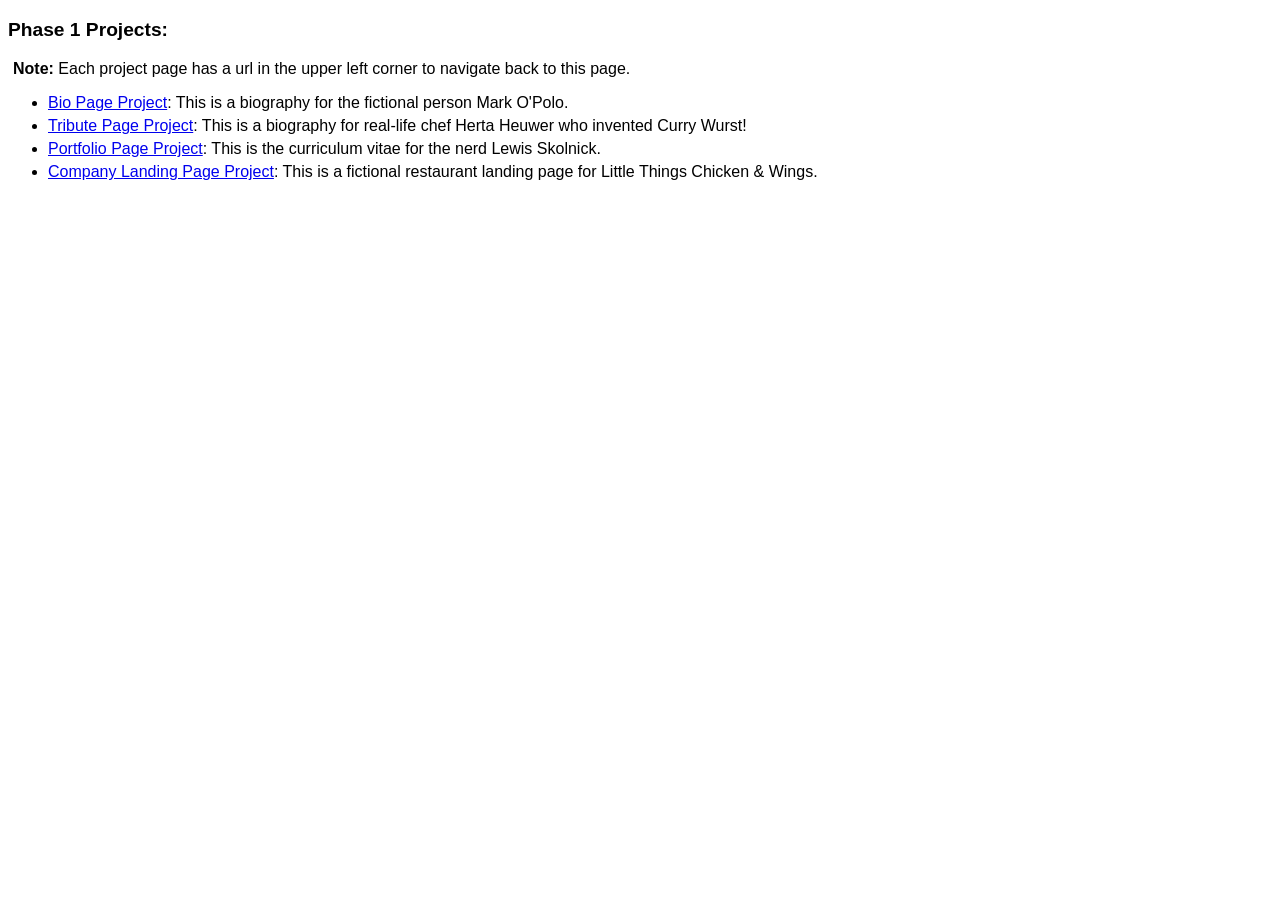
<file: index.html>
<!DOCTYPE html>
<html lang="en">
    <head>
        <meta charset="UTF-8">
        <meta name="viewport" content="width=device-width, initial-scale=1.0">
        <link rel="stylesheet" href="styles.css">
        <title>Phase 1 Capstone Projects</title>
    </head>
    <body>
        <div>
            <p style="font-size: 1.2em; font-weight: bold;">Phase 1 Projects:</p>
            <p style="padding-left: 5px;"><b>Note:</b> Each project page has a url in the upper left corner to navigate back to this page.</p>
            <ul class="projects">
                <li><a href="sites/1-bio/bio.html">Bio Page Project</a>: This is a biography for the fictional person Mark O'Polo.</li>
                <li><a href="sites/2-tribute/tribute.html">Tribute Page Project</a>: This is a biography for real-life chef Herta Heuwer who invented Curry Wurst!</li>
                <li><a href="sites/3-portfolio/portfolio.html">Portfolio Page Project</a>: This is the curriculum vitae for the nerd Lewis Skolnick.</li>
                <li><a href="sites/4-landing-page/landing.html">Company Landing Page Project</a>: This is a fictional restaurant landing page for Little Things Chicken & Wings.</li>
            </ul>
        </div>
    </body>
</html>
</file>
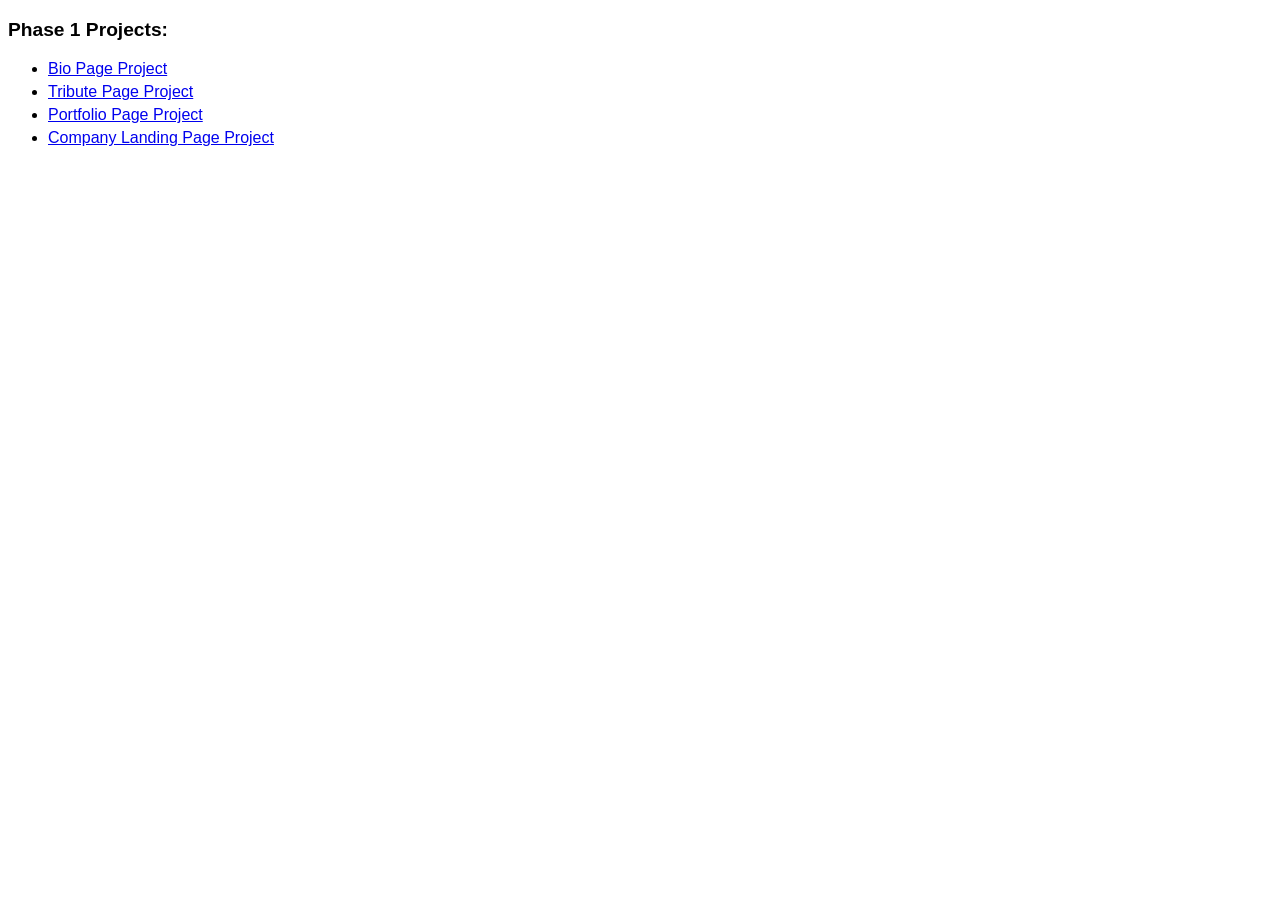
<file: sites/index.html>
<!DOCTYPE html>
<html lang="en">
    <head>
        <meta charset="UTF-8">
        <meta name="viewport" content="width=device-width, initial-scale=1.0">
        <link rel="stylesheet" href="styles.css">
        <title>Document</title>
    </head>
    <body>
        <div>
            <p style="font-size: 1.2em; font-weight: bold;">Phase 1 Projects:</p>
            <ul class="projects">
                <li><a href="phase1.1_bio/bio.html">Bio Page Project</a></li>
                <li><a href="phase1.2_tribute/index.html">Tribute Page Project</a></li>
                <li><a href="phase1.3_portfolio/index.html">Portfolio Page Project</a></li>
                <li><a href="phase1.4_landing_page/index.html">Company Landing Page Project</a></li>
            </ul>
        </div>
    </body>
</html>
</file>
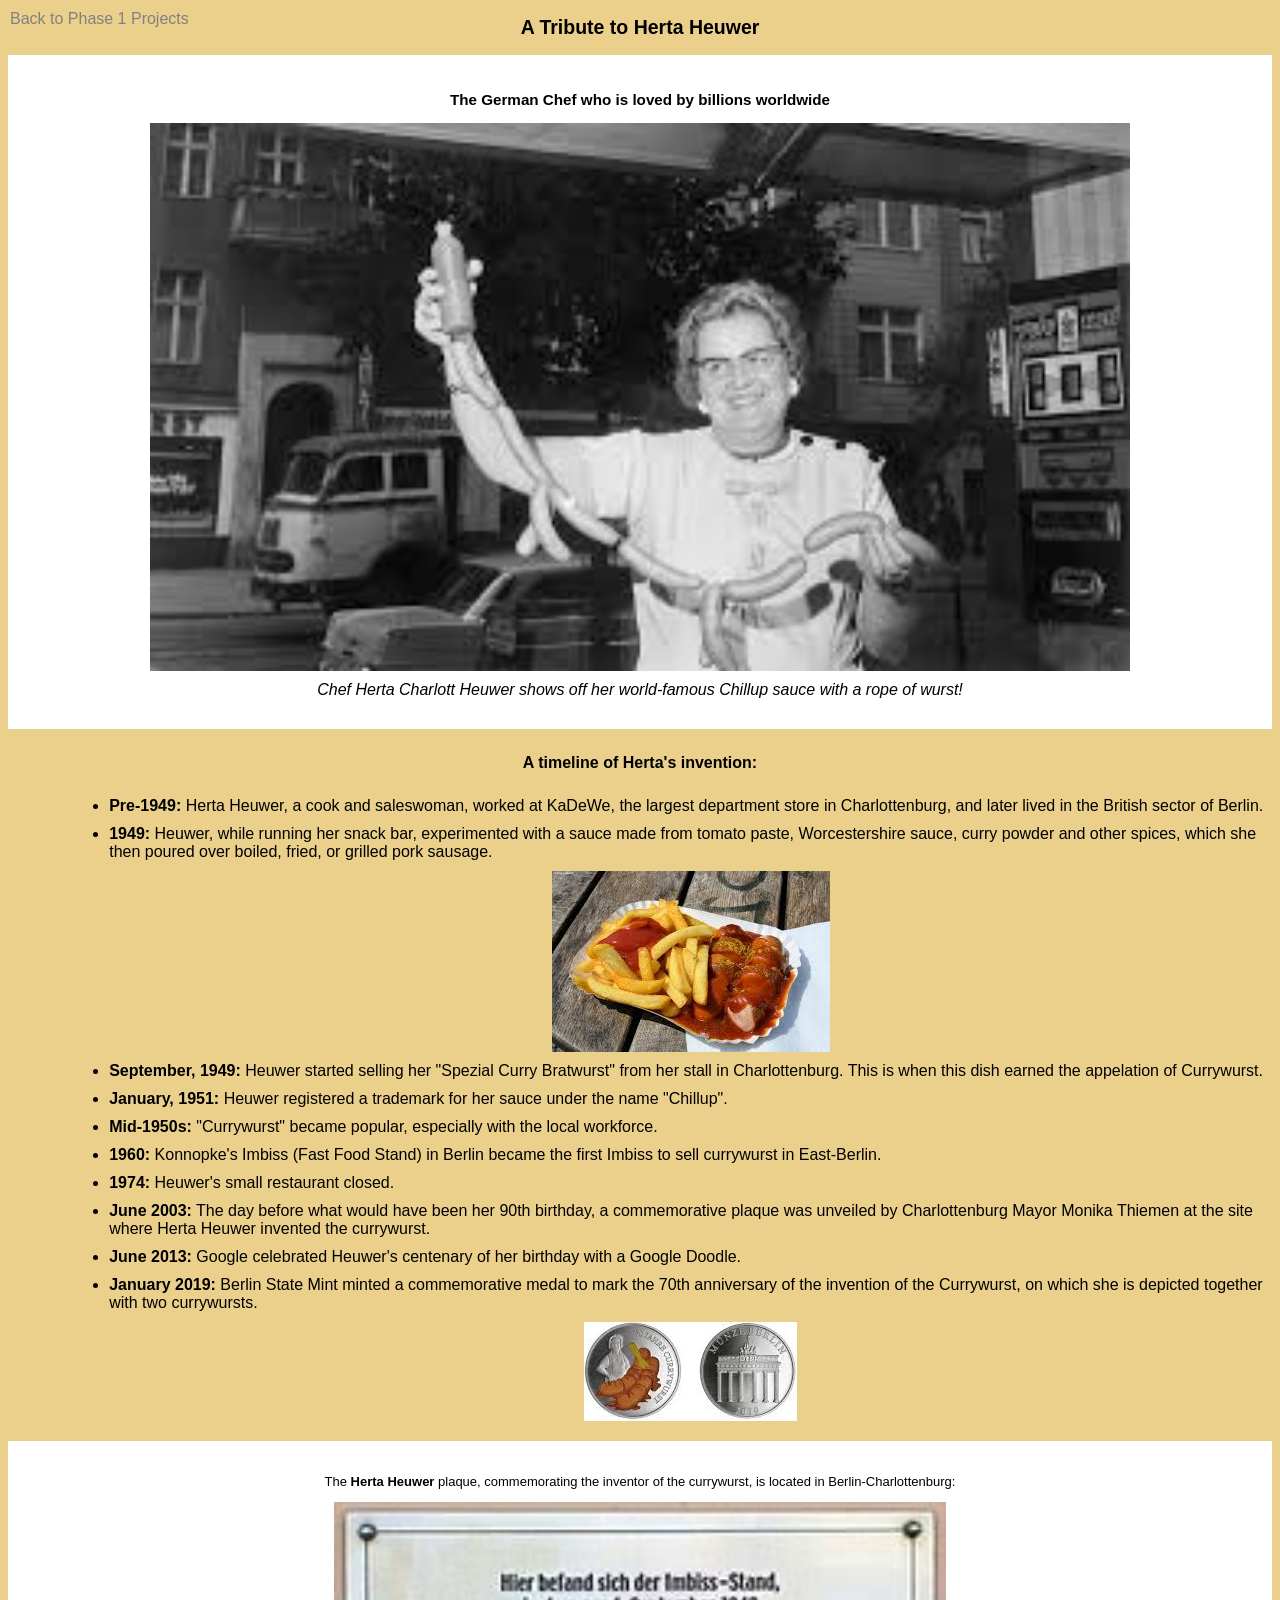
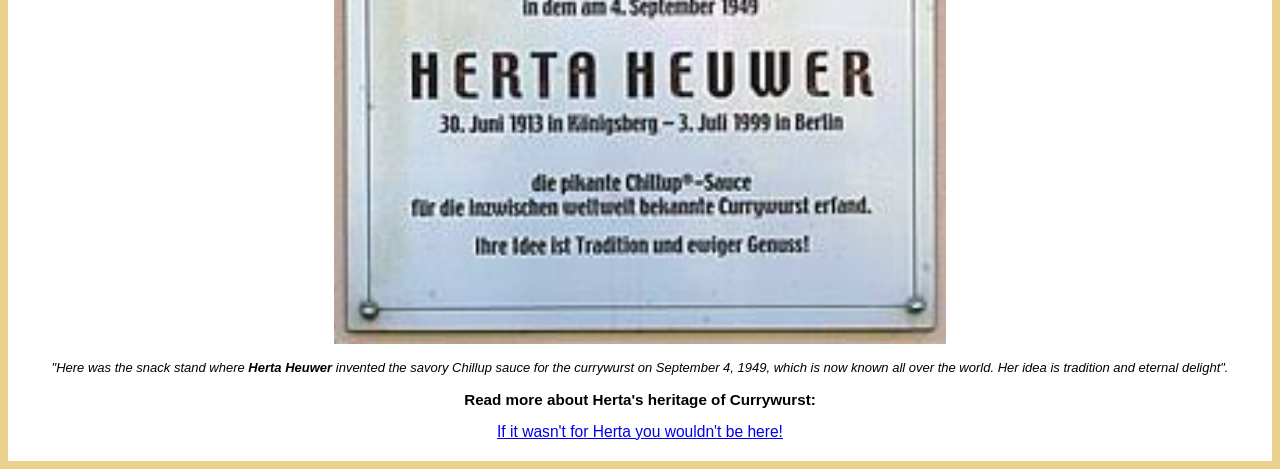
<file: sites/2-tribute/index.html>
<!DOCTYPE html>
<html lang="en">
    <head>
        <meta charset="UTF-8">
        <meta name="viewport" content="width=device-width, initial-scale=1.0">
        <link rel="stylesheet" href="styles.css">
        <title>Tribute to Herta Heuwer</title>
    </head>
    <body>
        <a href="../../index.html" style="color: gray; text-decoration: none; position: absolute; top: 10px; left: 10px;">Back to Phase 1 Projects</a>
        <section class="intro">
            <h1>A Tribute to Herta Heuwer</h1>
            <figure id="herta-img">
                <h3>The German Chef who is loved by billions worldwide</h3>
                <img src="images/herta.jpg">
                <figcaption id="herta-caption">
                    Chef Herta Charlott Heuwer shows off her
                    world-famous Chillup sauce with a rope of wurst!
                </figcaption>
            </figure>
        </section>
        <section class="timeline">
            <h4>A timeline of Herta's invention:</h4>
            <ul>
                <li><strong>Pre-1949:</strong> Herta Heuwer, a cook and saleswoman, worked at KaDeWe,
                    the largest department store in Charlottenburg, and later lived in the British
                    sector of Berlin.
                </li>
                <li><strong>1949:</strong> Heuwer, while running her snack bar, experimented with a 
                    sauce made from tomato paste, Worcestershire sauce, curry powder and other spices,
                    which she then poured over boiled, fried, or grilled pork sausage.
                    <img id="sausage-img" src="images/currywurst.jpg">
                </li>
                <li><strong>September, 1949:</strong> Heuwer started selling her "Spezial Curry Bratwurst" 
                    from her stall in Charlottenburg. This is when this dish earned the appelation of Currywurst.</li>
                <li><strong>January, 1951:</strong> Heuwer registered a trademark for her sauce under the name "Chillup".</li>
                <li><strong>Mid-1950s:</strong> "Currywurst" became popular, especially with the local workforce.</li>
                <li><strong>1960:</strong> Konnopke's Imbiss (Fast Food Stand) in Berlin became the first 
                    Imbiss to sell currywurst in East-Berlin.</li>
                <li><strong>1974:</strong> Heuwer's small restaurant closed.</li>
                <li><strong>June 2003:</strong> The day before what would have been her 90th birthday, 
                    a commemorative plaque was unveiled by Charlottenburg Mayor Monika Thiemen 
                    at the site where Herta Heuwer invented the currywurst.</li>
                <li><strong>June 2013:</strong> Google celebrated Heuwer's centenary of her birthday with a 
                    Google Doodle.</li>
                <li><strong>January 2019:</strong> Berlin State Mint minted a commemorative medal to mark the 
                    70th anniversary of the invention of the Currywurst, on which she is depicted 
                    together with two currywursts.
                    <img id="coin-img" src="images/coin.jpg" alt="currywurst-coin">
                </li>
            </ul>
        </section>
        <section class="footer">
            <p>The <strong>Herta Heuwer</strong> plaque, commemorating the inventor of the currywurst, 
                is located in Berlin-Charlottenburg:</p>
            <img class="plaque-img" src="images/plaque.jpg" atl="Herta Heuwer Plaque">
            <p class="footer-quote">"Here was the snack stand where <b>Herta Heuwer</b>
            invented the savory Chillup sauce for the currywurst on September 4, 1949, which is now known 
            all over the world. Her idea is tradition and eternal delight". </p>
            <h3>Read more about Herta's heritage of Currywurst:</h3>
            <a href="https://currywurst.berlin/en/blog/731WThfkQrw7rQoGQjCRqU">If it wasn't for Herta you wouldn't be here!</a>
        </section>
    </body>
</html>
</file>
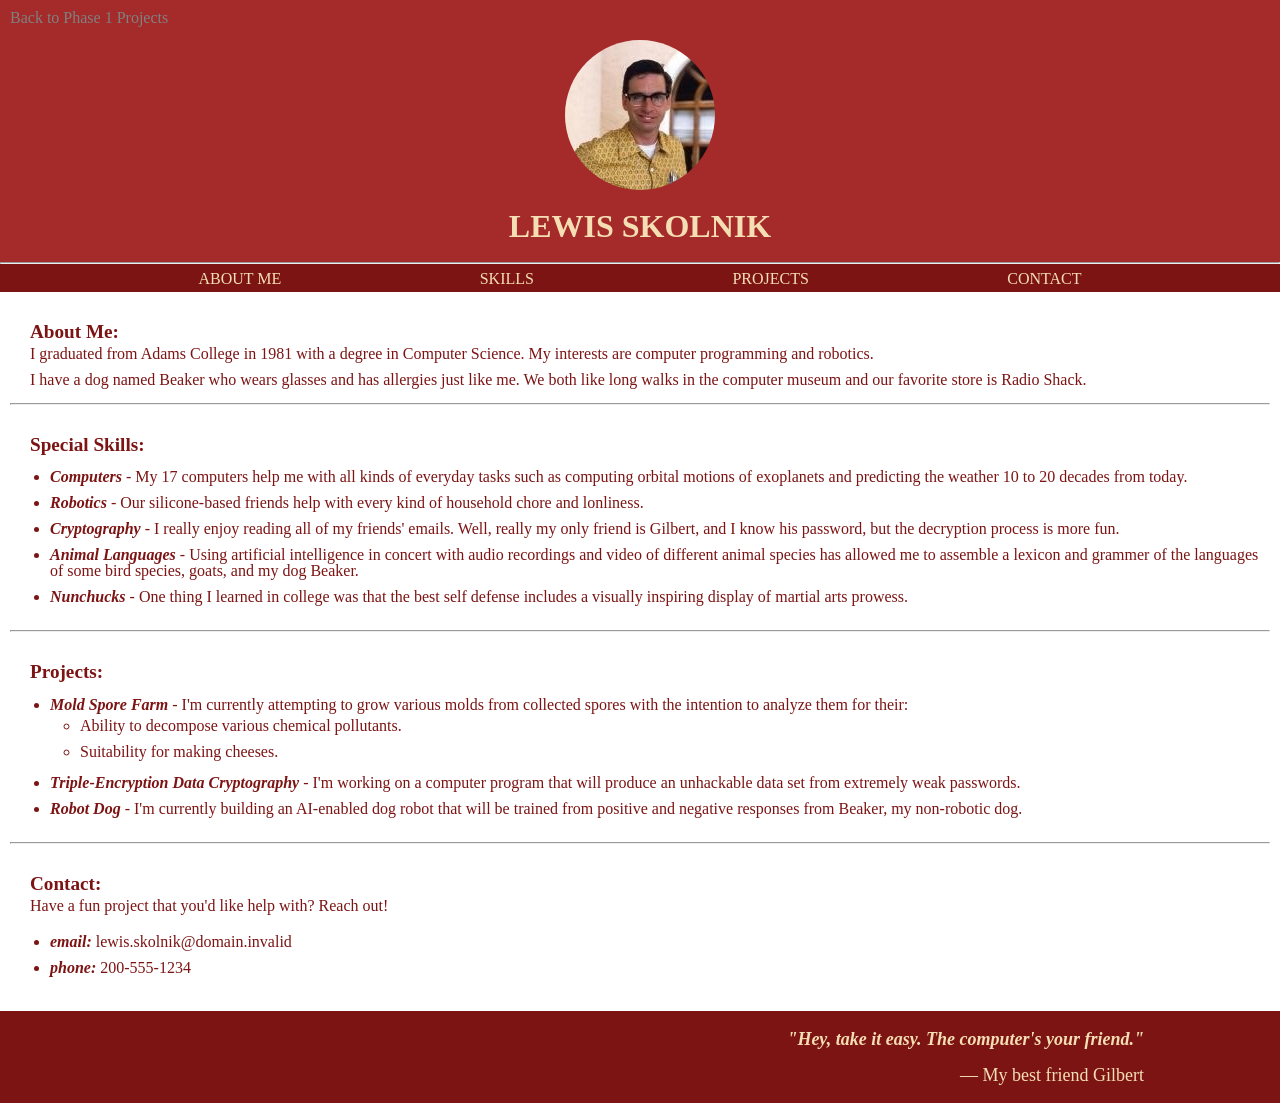
<file: sites/3-portfolio/index.html>
<!DOCTYPE html>
<html lang="en">
    <head>
        <meta charset="UTF-8">
        <meta name="viewport" content="width=device-width, initial-scale=1.0">
        <link rel="stylesheet" href="styles.css">
        <title>Phase 1 Capstone Project 3 - Personal Portfolio</title>
    </head>
    <body>
        <header>
            <a href="../../index.html" style="color: gray; text-decoration: none; position: absolute; top: 10px; left: 10px;">Back to Phase 1 Projects</a>
            <!-- The header will contain my picture and name in a top bar
                 and will have a sticky navbar that is responsive so that
                 any window size under 400px will cause the nav bar to become
                 vertical and remain sticky. -->
            <div id="topbar" class="topbar">
                <img src="images/lewis.jpg" alt="Lewis">
                <h1>Lewis Skolnik</h1>
            </div>
        </header>
        <nav class="nav">
            <hr>
            <ul class="navflex">
                <li><a href="#topbar">About Me</a></li>
                <li><a href="#skills">Skills</a></li>
                <li><a href="#projects">Projects</a></li>
                <li><a href="#contact">Contact</a></li>
            </ul>
        </nav>
        <!-- Each informational section will have the same general style
             and will be separated by a horizontal rule -->
        <section id="aboutme" class="sect">
            <h2>About Me:</h2>
            <p>I graduated from Adams College in 1981 with a degree in Computer Science.
               My interests are computer programming and robotics.</p>
            <p>I have a dog named Beaker who wears glasses and has allergies
               just like me. We both like long walks in the computer museum and our
               favorite store is Radio Shack.</p>
            </p>
            <hr>
        </section>
        <section id="skills" class="sect">
            <h2>Special Skills:</h2>
            <ul class="L1">
                <li><span class="skill">Computers</span> - My 17 computers help me with all kinds
                    of everyday tasks such as computing orbital motions of exoplanets and predicting the weather
                    10 to 20 decades from today.</li>
                <li><span class="skill">Robotics</span> - Our silicone-based friends help with every kind of household chore and lonliness.</li>
                <li><span class="skill">Cryptography</span> - I really enjoy reading all of my friends' emails. Well, really my
                    only friend is Gilbert, and I know his password, but the decryption process is more fun.</li>
                <li><span class="skill">Animal Languages</span> - Using artificial intelligence in concert with audio recordings
                    and video of different animal species has allowed me to assemble a lexicon and grammer of the languages of some
                    bird species, goats, and my dog Beaker.</li>
                <li><span class="skill">Nunchucks</span> - One thing I learned in college was that the best
                    self defense includes a visually inspiring display of martial
                    arts prowess.</li>
            </ul>
            <hr>
        </section>
        <section id="projects" class="sect">
            <h2>Projects:</h2>
            <ul class="L1">
                <li><span class="skill">Mold Spore Farm</span> - I'm currently attempting to grow various molds from collected spores
                    with the intention to analyze them for their:
                    <ul class="L2">
                        <li class="subskill">Ability to decompose various chemical pollutants.</li>
                        <li class="subskill">Suitability for making cheeses.</li>
                    </ul> 
                <li><span class="skill">Triple-Encryption Data Cryptography</span> - I'm working on a computer program that will 
                    produce an unhackable data set from extremely weak passwords.
                <li><span class="skill">Robot Dog</span> - I'm currently building an AI-enabled dog robot that will be trained from
                    positive and negative responses from Beaker, my non-robotic dog.
            </ul>
            <hr>
        </section>
        <section id="contact" class="sect">
            <h2>Contact:</h2>
            <p>Have a fun project that you'd like help with? Reach out!</p>
            <ul class="L1">
                <li><span class="skill">email:</span> lewis.skolnik@domain.invalid</li>
                <li><span class="skill">phone:</span> 200-555-1234</li>
            </ul>
        </section>
        <!-- The footer will contain my favorite thing to say -->
        <footer>
            <blockquote><p>"Hey, take it easy. The computer's your friend."</p></blockquote>
            <p>&mdash; My best friend Gilbert</p>
        </footer>
    </body>
</html>
</file>
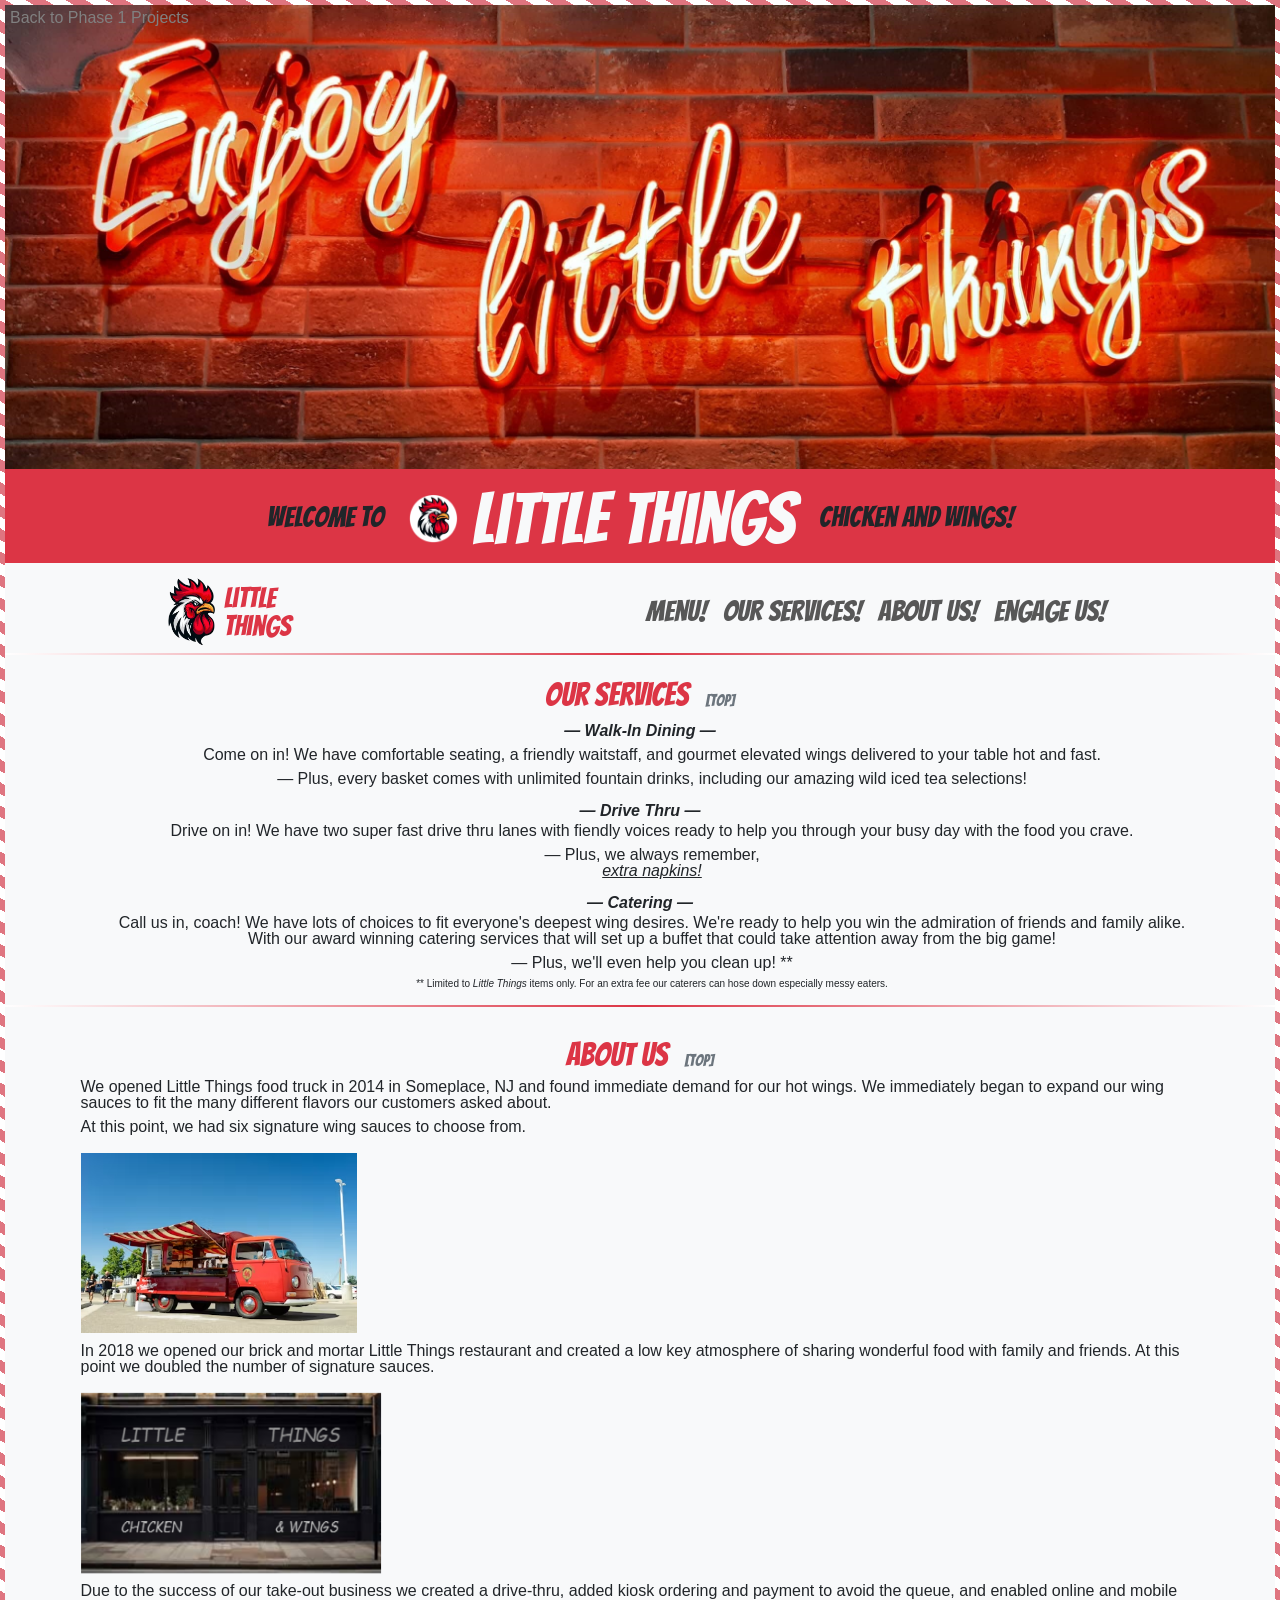
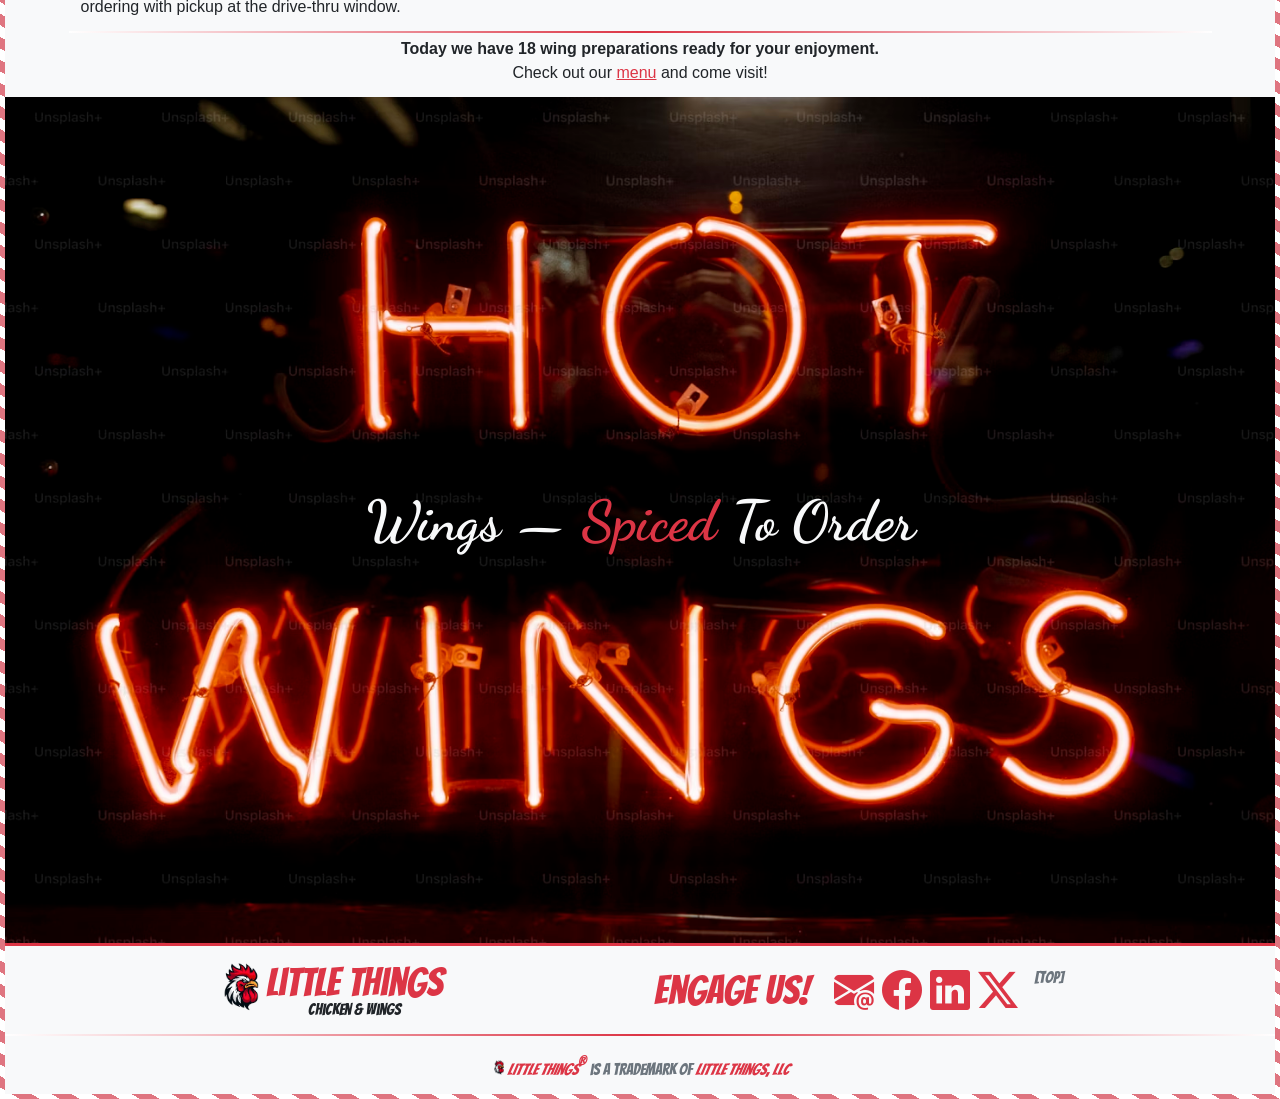
<file: sites/4-landing-page/index.html>
<!DOCTYPE html>
<html lang="en">
<head>
    <meta charset="UTF-8">
    <meta name="viewport" content="width=device-width, initial-scale=1.0">
    <link rel="stylesheet" href="https://cdn.jsdelivr.net/npm/bootstrap@5.3.5/dist/css/bootstrap.min.css" integrity="sha384-SgOJa3DmI69IUzQ2PVdRZhwQ+dy64/BUtbMJw1MZ8t5HZApcHrRKUc4W0kG879m7" crossorigin="anonymous">
    <link rel="stylesheet" href="https://cdn.jsdelivr.net/npm/bootstrap-icons@1.11.3/font/bootstrap-icons.min.css">
    <link rel="stylesheet" href="index.css">

    <link rel="preconnect" href="https://fonts.googleapis.com">
    <link rel="preconnect" href="https://fonts.gstatic.com" crossorigin>
    <link href="https://fonts.googleapis.com/css2?family=Dancing+Script:wght@400..700&display=swap" rel="stylesheet">
    <link href="https://fonts.googleapis.com/css2?family=Bangers&display=swap" rel="stylesheet">

    <script src="https://cdn.jsdelivr.net/npm/bootstrap@5.3.5/dist/js/bootstrap.bundle.min.js" integrity="sha384-k6d4wzSIapyDyv1kpU366/PK5hCdSbCRGRCMv+eplOQJWyd1fbcAu9OCUj5zNLiq" crossorigin="anonymous"></script>
    <title>Little Things Chicken Wings - Home</title>
    </head>
    <body>
        <header>
            <section class="hero bg-danger">
                <a href="../../index.html" style="color: gray; text-decoration: none; position: absolute; top: 10px; left: 10px;">Back to Phase 1 Projects</a>
                <img class="neon" src="images/little-things2.jpg" alt="enjoy-little-things" width="100%">
                <div class="welcome bg-danger text-dark fs-3 lh-sm text-center pt-1">
                    <div class="d-block d-lg-none fs-1">
                        <p>Welcome to<br><span class="text-light display-1"><img class="chickenhead" src="images/chicken-circle.png" alt="chickenhead" class="welcome-chicken img-fluid" width="40px" height="40px">&nbsp;Little Things</span><br>Chicken and Wings!</p>
                    </div>
                    <div class="d-none container d-lg-flex justify-content-center">
                        <span class="m-4">Welcome to</span>
                        <span class="text-light display-2"><img class="chickenhead" src="images/chicken-circle.png" alt="chickenhead" class="welcome-chicken img-fluid" width="50px" height="50px">&nbsp;Little Things</span>
                        <span class="m-4">Chicken and Wings!</span>
                    </div>
                </div>
            </section>
        </header>
        <div id="services"></div>
        <nav id="navbar" class="navbar sticky-top top-0 start-0 bg-light d-flex justify-content-around">
            <div class="ltbrand navbar-brand d-flex">
                <img src="images/chicken-transparent.png" alt="chicken-transparent" width="50px">
                <span class="text-danger fs-3 p-2">Little<br>Things</span>
            </div>
            <div class="ltmenu">
                <div class="navbar-nav d-flex flex-row text-secondary">
                    <a class="navbar-item nav-link m-2" href="menu.html" aria-current="page">menu!</a>
                    <a class="navbar-item nav-link m-2" href="#services">our services!</a>
                    <a class="navbar-item nav-link m-2" href="#about">about us!</a>
                    <a class="navbar-item nav-link m-2" href="#social">engage us!</a>
                </div>
            </div>
            <div class="divider text-align-center"></div>
        </nav>
        <main class="bg-light">
            <section class="services bg-light text-dark pt-3 pb-3">
                <div class="text-danger text-center fs-2">Our Services<a class="fs-6 fw-light text-secondary text-decoration-none ps-3" href="#">[Top]</a></div>
                <div class="service-list pt-1">
                    <div class="row pb-2">
                        <div class="text-center fw-bold fst-italic pt-2 pb-2">
                            &mdash; Walk-In Dining &mdash;
                        </div>
                        <div class="text-center ps-5 pe-4">
                            <p>Come on in! We have comfortable seating, a friendly waitstaff, and gourmet elevated 
                            wings delivered to your table hot and fast.</p>
                            <p class="pt-2">&mdash; Plus, every basket comes with unlimited fountain drinks,
                            including our amazing wild iced tea selections!</p>
                        </div>
                    </div>
                    <div class="row pb-2">
                        <div class="text-center fw-bold fst-italic pt-2 pb-1">
                            &mdash; Drive Thru &mdash;
                        </div>
                        <div class="text-center ps-5 pe-4">
                            <p>Drive on in! We have two super fast drive thru lanes with fiendly voices ready to
                            help you through your busy day with the food you crave.</p>
                            <p class="pt-2">&mdash; Plus, we always remember,<br><span class="fst-italic text-decoration-underline">extra napkins!</span></p>
                        </div>
                    </div>
                    <div class="row pb-2">
                        <div class="text-center fw-bold fst-italic pt-2 pb-1">
                            &mdash; Catering &mdash;
                        </div>
                        <div class="text-center ps-5 pe-4">
                            <p>Call us in, coach! We have lots of choices to fit everyone's deepest wing desires.
                            We're ready to help you win the admiration of friends and family alike. With our
                            award winning catering services that will set up a buffet that could take attention
                            away from the big game!
                            <div id="about"></div>
                            <p class="pt-2">&mdash; Plus, we'll even help you clean up! **</p>
                            <p class="disclaimer pt-2">
                                ** Limited to <span class="fst-italic">Little Things</span> items only.
                                For an extra fee our caterers can hose down especially messy eaters.</p>
                        </div>
                    </div>
                </div>
                <div class="divider text-align-center mt-2 mb-3"></div>
            </section>
            <section class="about bg-light text-dark pb-3">
                <div class="text-danger text-center fs-2 pb-2">About Us<a class="fs-6 fw-light text-secondary text-decoration-none ps-3" href="#">[Top]</a></div>
                <div class="row">
                    <p class="pb-2">We opened Little Things food truck in 2014 in Someplace, NJ and found
                                    immediate demand for our hot wings. We immediately began to expand our
                                    wing sauces to fit the many different flavors our customers asked about.</p>
                    <p class="pb-2">At this point, we had six signature wing sauces to choose from.</p>
                    <img src="images/food-truck.avif" alt="food-truck">
                    <p class="pb-2">In 2018 we opened our brick and mortar Little Things restaurant and created
                                    a low key atmosphere of sharing wonderful food with family and friends.
                                    At this point we doubled the number of signature sauces.</p>
                    <div id="carousel" class="carousel slide" data-bs-ride="carousel">
                        <ol class="carousel-indicators">
                            <li data-target="#carousel" data-slide to="0" class="active"></li>
                            <li data-target="#carousel" data-slide to="1" class="active"></li>
                            <li data-target="#carousel" data-slide to="2" class="active"></li>
                            <li data-target="#carousel" data-slide to="3" class="active"></li>
                        </ol>
                        <div class="carousel-inner">
                            <div class="carousel-item active">
                                <img class="d-block" src="images/store-front.png" alt="store-front">
                            </div>
                            <div class="carousel-item">
                                <img class="d-block" src="images/inside.avif" alt="inside">
                            </div>
                            <div class="carousel-item">
                                <img class="d-block" src="images/kitchen1.png" alt="kitchen1">
                            </div>
                            <div class="carousel-item">
                                <img class="d-block" src="images/kitchen2.avif" alt="kitchen2">
                            </div>
                        </div>
                    </div>
                    <p class="pb-3">Due to the success of our take-out business we created a drive-thru, 
                        added kiosk ordering and payment to avoid the queue, and enabled online and
                        mobile ordering with pickup at the drive-thru window.</p>
                    <div class="divider text-center"></div>
                    <p class="text-center fw-bold pt-2 pb-2">Today we have 18 wing preparations ready for your enjoyment.</p>
                    <p class="text-center">Check out our <a class="text-danger" href="menu.html">menu</a> and come visit!</p>
                </div>
            </section>
        </main>
        <footer class="footer bg-danger text-light text-nowrap">
            <div class="hot-wings position-relative">
                <img class="img-fluid" src="images/hot-wings-sign.avif" alt="hot-wings-sign">
                <span class="footer-text d-block d-sm-none display-6 fw-bold">Wings &mdash; <span class="text-danger">Spiced</span> To Order</span>
                <span class="footer-text d-none d-sm-block display-4 fw-bold">Wings &mdash; <span class="text-danger">Spiced</span> To Order</span>
            </div>
            <div class="footer-social bg-light text-danger justify-content-evenly pb-3">
                <div class="logo d-flex text-nowrap justify-content-center">
                    <div><img src="images/chicken-transparent.png" class="object-fit-contain mt-3" alt="chickenhead" width="50" height="50"></div>
                    <div class="fs-1 pt-3 text-center">
                        Little Things
                        <span class="fs-6 text-dark"><p>Chicken & Wings</p></span>
                    </div>
                </div>
                <div id="social" class="social-buttons d-flex fs-1 text-nowrap  justify-content-center pt-4">
                    Engage Us!
                    <a href="#" role="button"><i class="bi bi-envelope-at-fill ps-4 pe-2"></i></a>
                    <a href="#" role="button"><i class="bi bi-facebook pe-2"></i></a>
                    <a href="#" role="button"><i class="bi bi-linkedin pe-2"></i></a>
                    <a href="#" role="button"><i class="bi bi-twitter-x"></i></a>
                    <a class="fs-6 fw-light text-secondary text-decoration-none ps-3" href="#">[Top]</a>
                </div>
            </div>
            <div class="divider text-center"></div>
            <div class="footer-trademark bg-light pt-4 pb-3 fs-6 text-secondary text-center"><img src="images/chicken-transparent.png" class="object-fit-contain" alt="chickenhead" width="15" height="15"><span class="text-danger fst-italic">Little Things</span><sup class="text-danger">&reg;</sup> is a trademark of <span class="text-danger fst-italic">Little Things, LLC</span></div>
        </footer>
    </body>
</html>
</file>
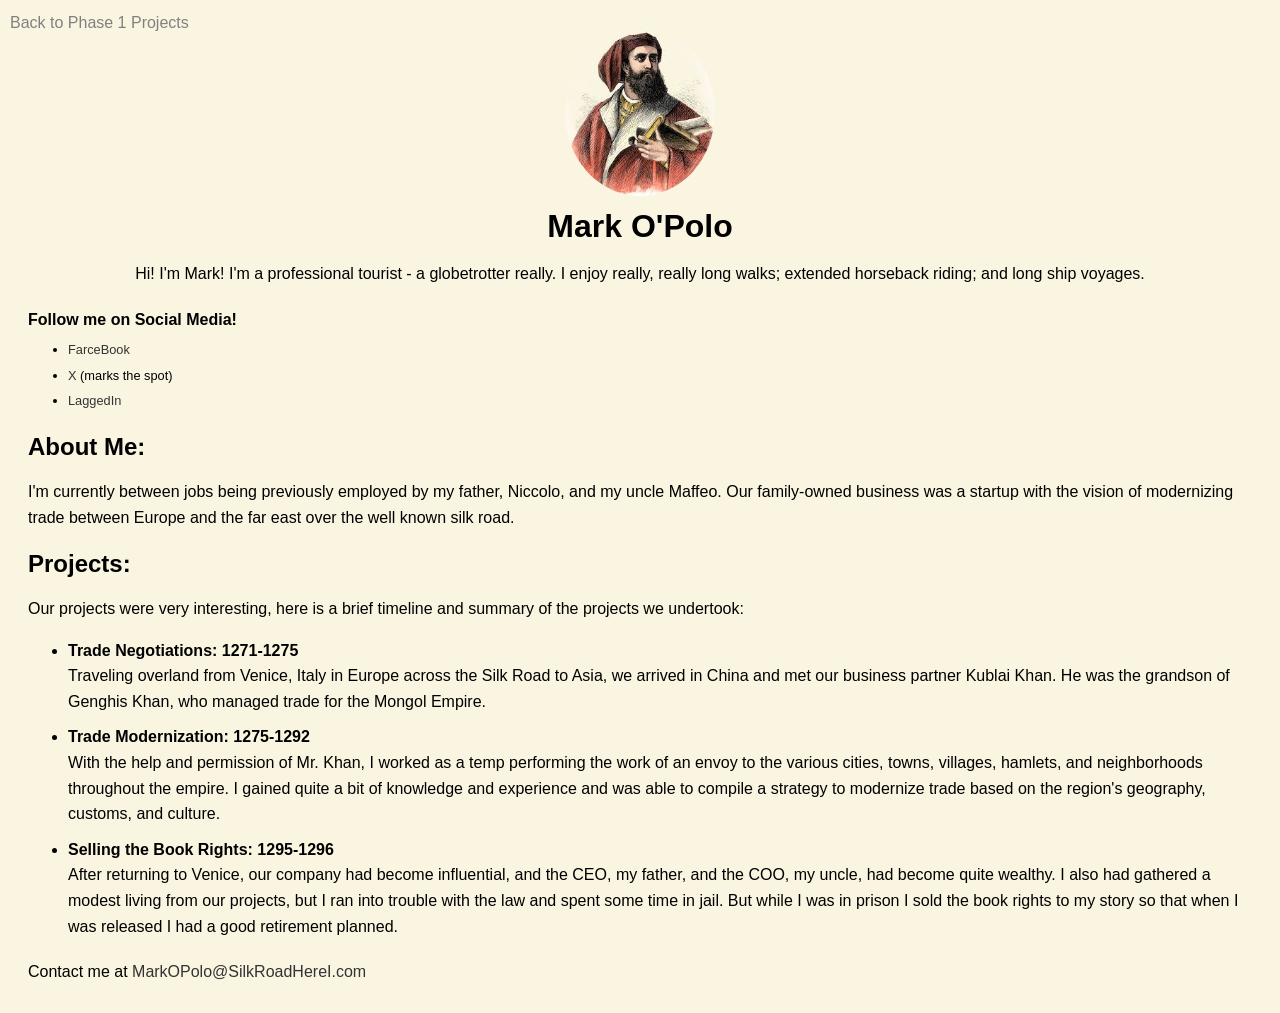
<file: sites/1-bio/bio.html>
<!DOCTYPE html>
<html lang="en">
    <head>
        <meta charset="UTF-8">
        <meta name="viewport" content="width=device-width, initial-scale=1.0">
        <title>Mark O'Polo's Bio</title>
        <link rel="stylesheet" href="bio.css">
    </head>
    <body>
        <header>
            <a href="../../index.html" style="color: gray; text-decoration: none; position: absolute; top: 10px; left: 10px;">Back to Phase 1 Projects</a>
            <div class="intro">
                <img src="images/polo_posing.jpg" alt="A Photograph of Me" class="profile-img">
                <h1>Mark O'Polo</h1>
                <p>Hi! I'm Mark! I'm a professional tourist - a globetrotter really. I enjoy really, really long walks; extended horseback riding; and long ship voyages.</p>
            </div>
            <div class="social">
                <span style="font-weight: bold;">Follow me on Social Media!</span>
                <ul>
                    <li><a href="#">FarceBook</a></li>
                    <li><a href="#">X</a> (marks the spot)</li>
                    <li><a href="#">LaggedIn</a></li>
                </ul>
            </div>
        </header>
        <main>
            <section class="bio">
                <h2>About Me:</h2>
                <p>I'm currently between jobs being previously employed by my father,
                   Niccolo, and my uncle Maffeo. Our family-owned business was a 
                   startup with the vision of modernizing trade between Europe and 
                   the far east over the well known silk road.</p>
            </section>
            <section class="projects">
                <h2>Projects:</h2>
                <p>Our projects were very interesting, here is a brief timeline and
                   summary of the projects we undertook:</p>
                <ul>
                    <li><span class="project">Trade Negotiations: 1271-1275</span><br>
                        Traveling overland from Venice, Italy in Europe across the Silk 
                        Road to Asia, we arrived in China and met our business partner 
                        Kublai Khan. He was the grandson of Genghis Khan, who managed 
                        trade for the Mongol Empire.
                    </li>
                    <li><span class="project">Trade Modernization: 1275-1292</span><br>
                        With the help and permission of Mr. Khan, I worked as a temp 
                        performing the work of an envoy to the various cities, towns, 
                        villages, hamlets, and neighborhoods throughout the empire. 
                        I gained quite a bit of knowledge and experience and was 
                        able to compile a strategy to modernize trade based on the
                        region's geography, customs, and culture.
                    </li>
                    <li><span class="project">Selling the Book Rights: 1295-1296</span><br>
                        After returning to Venice, our company had become influential,
                        and the CEO, my father, and the COO, my uncle, had become quite
                        wealthy. I also had gathered a modest living from our projects, 
                        but I ran into trouble with the law and spent some time in jail.
                        But while I was in prison I sold the book rights to my story so 
                        that when I was released I had a good retirement planned.
                    </li>
                </ul>
            </section>

        </main>
        <footer id="footer">
            Contact me at <a href="#footer">MarkOPolo@SilkRoadHereI.com</a>
        </footer>
    </body>
</html>
</file>
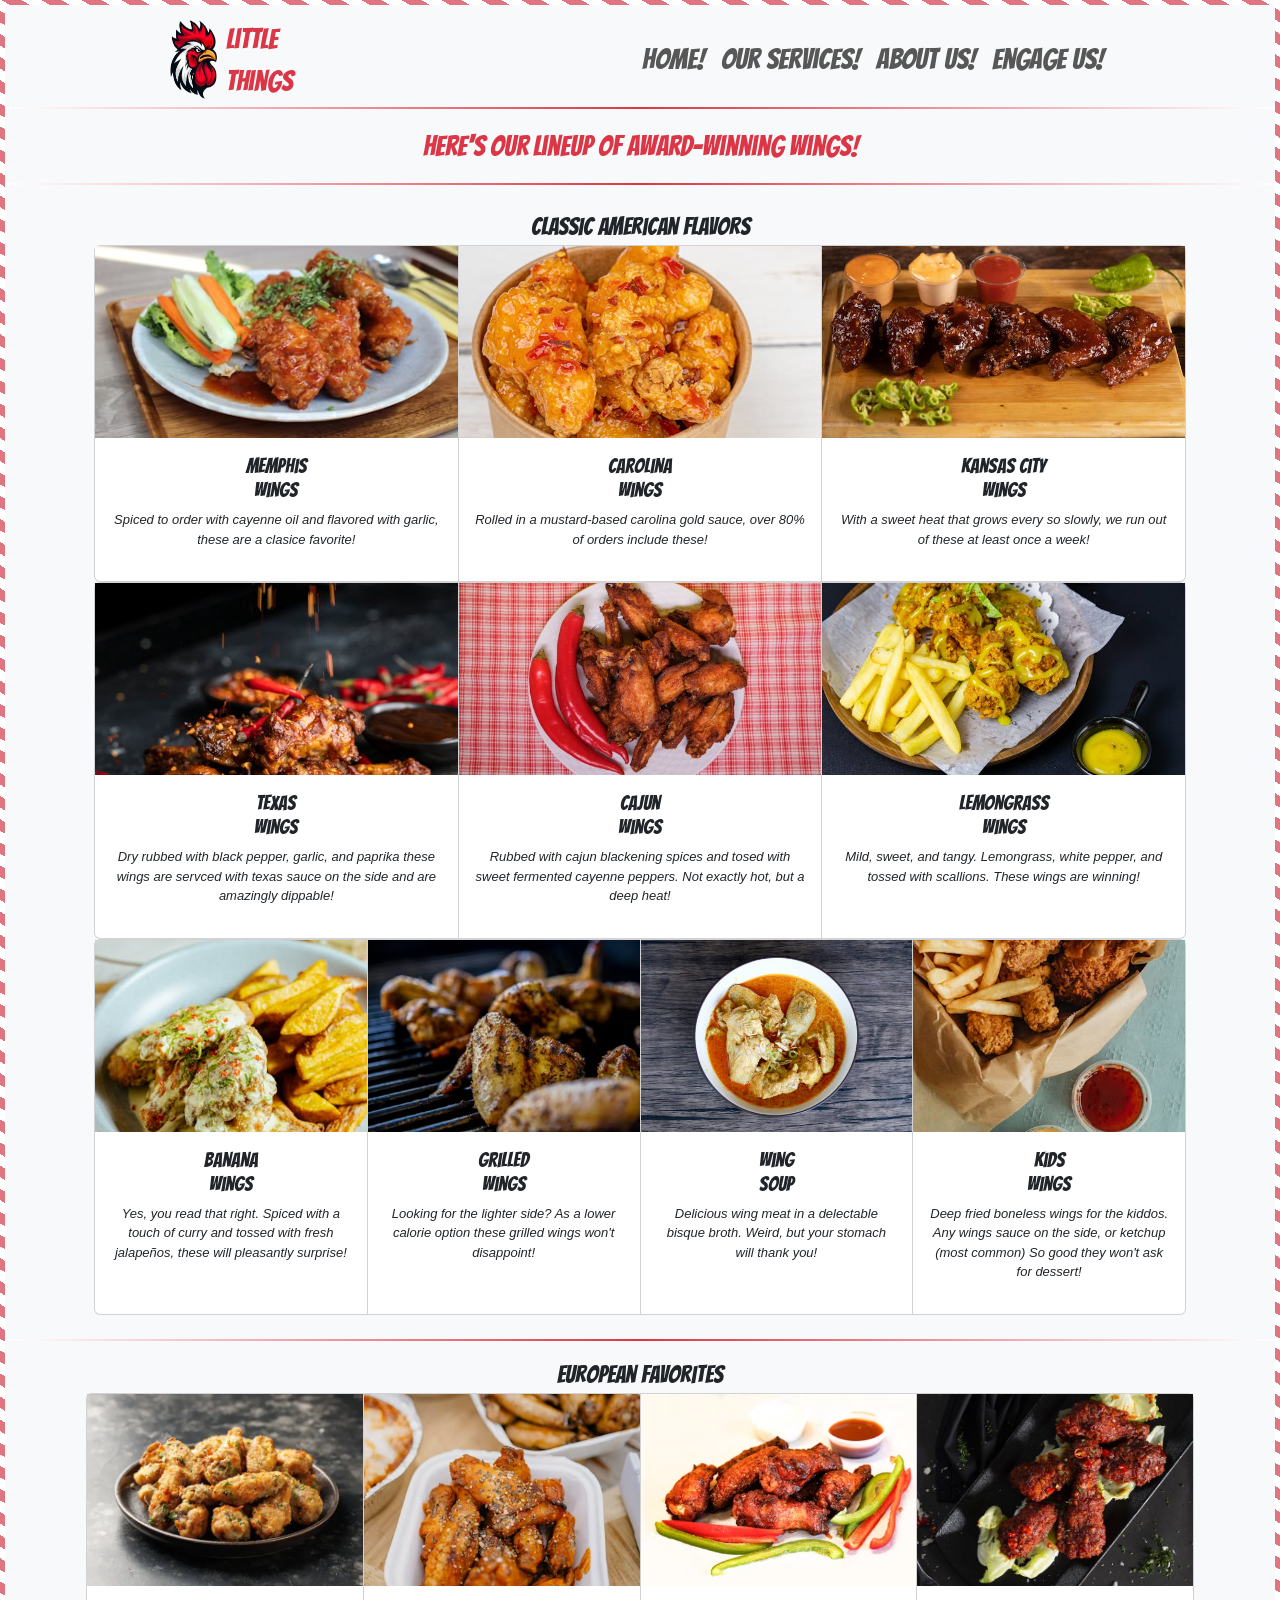
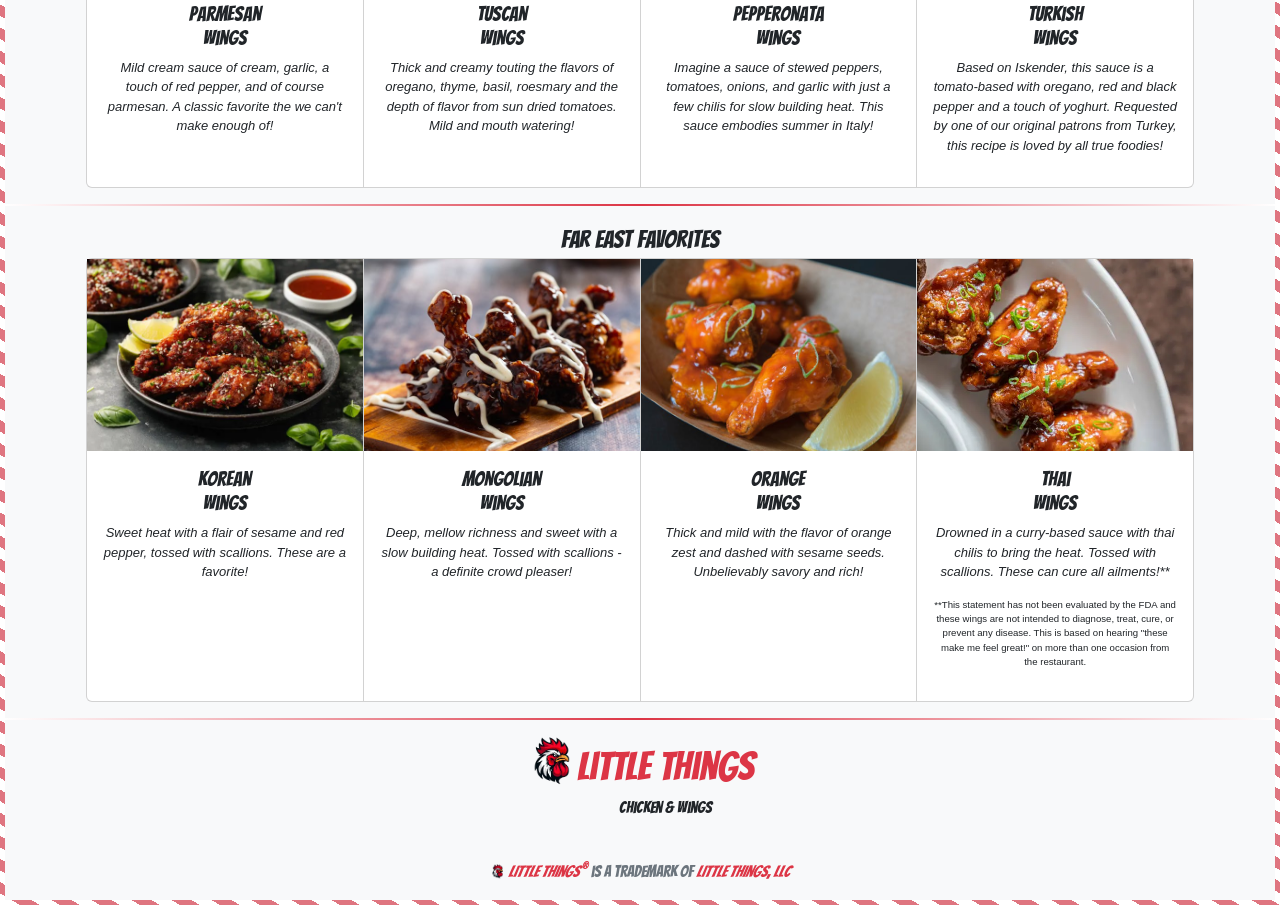
<file: sites/4-landing-page/menu.html>
<!DOCTYPE html>
<html lang="en">
<head>
    <meta charset="UTF-8">
    <meta name="viewport" content="width=device-width, initial-scale=1.0">
    <link rel="stylesheet" href="https://cdn.jsdelivr.net/npm/bootstrap@5.3.5/dist/css/bootstrap.min.css" integrity="sha384-SgOJa3DmI69IUzQ2PVdRZhwQ+dy64/BUtbMJw1MZ8t5HZApcHrRKUc4W0kG879m7" crossorigin="anonymous">
    <link rel="stylesheet" href="https://cdn.jsdelivr.net/npm/bootstrap-icons@1.11.3/font/bootstrap-icons.min.css">
    <link rel="stylesheet" href="menu.css">

    <link rel="preconnect" href="https://fonts.googleapis.com">
    <link rel="preconnect" href="https://fonts.gstatic.com" crossorigin>
    <link href="https://fonts.googleapis.com/css2?family=Bangers&display=swap" rel="stylesheet">

    <script src="https://cdn.jsdelivr.net/npm/bootstrap@5.3.5/dist/js/bootstrap.bundle.min.js" integrity="sha384-k6d4wzSIapyDyv1kpU366/PK5hCdSbCRGRCMv+eplOQJWyd1fbcAu9OCUj5zNLiq" crossorigin="anonymous"></script>
    <title>Little Things Chicken Wings - Menu</title>
    </head>
    <body>
        <header></header>
        <nav class="navbar sticky-top top-0 start-0 bg-light d-flex justify-content-around">
            <div class="ltbrand navbar-brand d-flex">
                <img src="images/chicken-transparent.png" alt="chicken-transparent" width="50px">
                <span class="text-danger fs-3 ps-2">Little<br>Things</span>
            </div>
            <div class="ltmenu">
                <div class="navbar-nav d-flex flex-row">
                    <a class="navbar-item nav-link m-2" href="landing.html#navbar" aria-current="page">home!</a>
                    <a class="navbar-item nav-link m-2" href="landing.html#services">our services!</a>
                    <a class="navbar-item nav-link m-2" href="landing.html#about">about us!</a>
                    <a class="navbar-item nav-link m-2" href="landing.html#social">engage us!</a>
                </div>
            </div>
            <div class="divider text-align-center"></div>
        </nav>
        <main class="bg-light text-center">
            <p class="menu-title pt-2 fs-3 text-danger">here's our lineup of award-winning wings!</p>
            <div class="divider text-align-center"></div>
            <div class="container p-4 fs-4">Classic American Flavors
                <div class="card-group">
                    <div class="card">
                        <img src="images/wings/hot-wings.avif">
                        <div class="card-body">
                            <h5>Memphis<br>Wings</h4>
                            <p class="description">Spiced to order with cayenne oil and flavored with garlic, these are a clasice favorite!</p>
                        </div>
                    </div>
                    <div class="card">
                        <img src="images/wings/carolina-wings.jpeg">
                        <div class="card-body">
                            <h5>Carolina<br>Wings</h4>
                            <p class="description">Rolled in a mustard-based carolina gold sauce, over 80% of orders include these!</p>
                        </div>
                    </div>
                    <div class="card">
                        <img src="images/wings/kansas-city-wings.jpeg">
                        <div class="card-body">
                            <h5>Kansas City<br>Wings</h4>
                            <p class="description">With a sweet heat that grows every so slowly, we run out of these at least once a week!</p>
                        </div>
                    </div>
                </div>
                <div class="card-group">
                    <div class="card">
                        <img src="images/wings/texas-wings.jpeg" height="100px">
                        <div class="card-body">
                            <h5>Texas<br>Wings</h4>
                            <p class="description">Dry rubbed with black pepper, garlic, and paprika these wings are servced with texas sauce on the side and are amazingly dippable!</p>
                        </div>
                    </div>
                    <div class="card">
                        <img src="images/wings/cajun-wings.jpeg" height="100px">
                        <div class="card-body">
                            <h5>Cajun<br>Wings</h4>
                            <p class="description">Rubbed with cajun blackening spices and tosed with sweet fermented cayenne peppers. Not exactly hot, but a deep heat!</p>
                        </div>
                    </div>
                    <div class="card">
                        <img src="images/wings/lemongrass-wings.jpeg" height="100px">
                        <div class="card-body">
                            <h5>Lemongrass<br>Wings</h4>
                            <p class="description">Mild, sweet, and tangy. Lemongrass, white pepper, and tossed with scallions. These wings are winning!</p>
                        </div>
                    </div>
                </div>
                <div class="card-group">
                    <div class="card">
                        <img src="images/wings/banana-wings.jpeg" height="100px">
                        <div class="card-body">
                            <h5>Banana<br>Wings</h4>
                            <p class="description">Yes, you read that right. Spiced with a touch of curry and tossed with fresh jalapeños, these will pleasantly surprise!</p>
                        </div>
                    </div>
                    <div class="card">
                        <img src="images/wings/grilled-wings.avif" height="100px">
                        <div class="card-body">
                            <h5>Grilled<br>Wings</h4>
                            <p class="description">Looking for the lighter side? As a lower calorie option these grilled wings won't disappoint!</p>
                        </div>
                    </div>
                    <div class="card">
                        <img src="images/wings/wing-soup.jpg" height="100px">
                        <div class="card-body">
                            <h5>Wing<br>Soup</h4>
                            <p class="description">Delicious wing meat in a delectable bisque broth. Weird, but your stomach will thank you!</p>
                        </div>
                    </div>
                    <div class="card">
                        <img src="images/wings/wings-and-fries.avif" height="100px">
                        <div class="card-body">
                            <h5>Kids<br>Wings</h4>
                            <p class="description">Deep fried boneless wings for the kiddos. Any wings sauce on the side, or ketchup (most common) So good they won't ask for dessert!</p>
                        </div>
                    </div>
                </div>
            </div>
            <div class="divider text-align-center"></div>
            <div class="container p-3 fs-4">European Favorites
                <div class="card-group">
                    <div class="card">
                        <img src="images/wings/parmesan-wings.webp" height="100px">
                        <div class="card-body">
                            <h5>Parmesan<br>Wings</h4>
                            <p class="description">Mild cream sauce of cream, garlic, a touch of red pepper, and of course parmesan. A classic favorite the we can't make enough of!</p>
                        </div>
                    </div>
                    <div class="card">
                        <img src="images/wings/tuscan-wings.avif" height="100px">
                        <div class="card-body">
                            <h5>Tuscan<br>Wings</h4>
                            <p class="description">Thick and creamy touting the flavors of oregano, thyme, basil, roesmary and the depth of flavor from sun dried tomatoes. Mild and mouth watering!</p>
                        </div>
                    </div>
                    <div class="card">
                        <img src="images/wings/pepperonata.avif" height="100px">
                        <div class="card-body">
                            <h5>Pepperonata<br>Wings</h4>
                            <p class="description">Imagine a sauce of stewed peppers, tomatoes, onions, and garlic with just a few chilis for slow building heat. This sauce embodies summer in Italy!</p>
                        </div>
                    </div>
                    <div class="card">
                        <img src="images/wings/turkish-wings.jpeg" height="100px">
                        <div class="card-body">
                            <h5>Turkish<br>Wings</h4>
                            <p class="description">Based on Iskender, this sauce is a tomato-based with oregano, red and black pepper and a touch of yoghurt. Requested by one of our original patrons from Turkey, this recipe is loved by all true foodies!</p>
                        </div>
                    </div>
                </div>
            </div>
            <div class="divider text-align-center"></div>
            <div class="container p-3 fs-4">Far East Favorites
                <div class="card-group">
                    <div class="card">
                        <img src="images/wings/korean-wings.webp" height="100px">
                        <div class="card-body">
                            <h5>Korean<br>Wings</h4>
                            <p class="description">Sweet heat with a flair of sesame and red pepper, tossed with scallions. These are a favorite!</p>
                        </div>
                    </div>
                    <div class="card">
                        <img src="images/wings/mongolian-wings.jpeg" height="100px">
                        <div class="card-body">
                            <h5>Mongolian<br>Wings</h4>
                            <p class="description">Deep, mellow richness and sweet with a slow building heat. Tossed with scallions - a definite crowd pleaser!</p>
                        </div>
                    </div>
                    <div class="card">
                        <img src="images/wings/orange-wings.jpeg" height="100px">
                        <div class="card-body">
                            <h5>Orange<br>Wings</h4>
                            <p class="description">Thick and mild with the flavor of orange zest and dashed with sesame seeds. Unbelievably savory and rich!</p>
                        </div>
                    </div>
                    <div class="card">
                        <img src="images/wings/thai-wings.webp" height="100px">
                        <div class="card-body">
                            <h5>Thai<br>Wings</h4>
                            <p class="description">Drowned in a curry-based sauce with thai chilis to bring the heat. Tossed with scallions. These can cure all ailments!**</p>
                            <p class="disclaimer">**This statement has not been evaluated by the FDA and these wings are not intended to diagnose, treat, cure, or prevent any disease. This is based on hearing "these make me feel great!" on more than one occasion from the restaurant.</p>
                        </div>
                    </div>
                </div>
            </div>
            <div class="divider text-align-center"></div>
        </main>
        <footer class="footer bg-danger text-light">
            <div class="footer-social bg-light text-danger justify-content-evenly">
                <div class="logo d-flex text-nowrap justify-content-center">
                    <div><img src="images/chicken-transparent.png" class="object-fit-contain mt-3" alt="chickenhead" width="50" height="50"></div>
                    <div class="fs-1 pt-3 text-center">
                        Little Things
                        <span class="fs-6 text-dark"><p>Chicken & Wings</p></span>
                    </div>
                </div>
            </div>
            <div class="footer-trademark bg-light pt-4 pb-3 fs-6 text-secondary text-center text-nowrap">
                <img src="images/chicken-transparent.png" class="object-fit-contain" alt="chickenhead" width="15" height="15">
                <span class="text-danger fst-italic">Little Things</span>
                <sup class="text-danger">&reg;</sup> is a trademark of 
                <span class="text-danger fst-italic">Little Things, LLC</span>
            </div>
        </footer>
    </body>
</html>
</file>
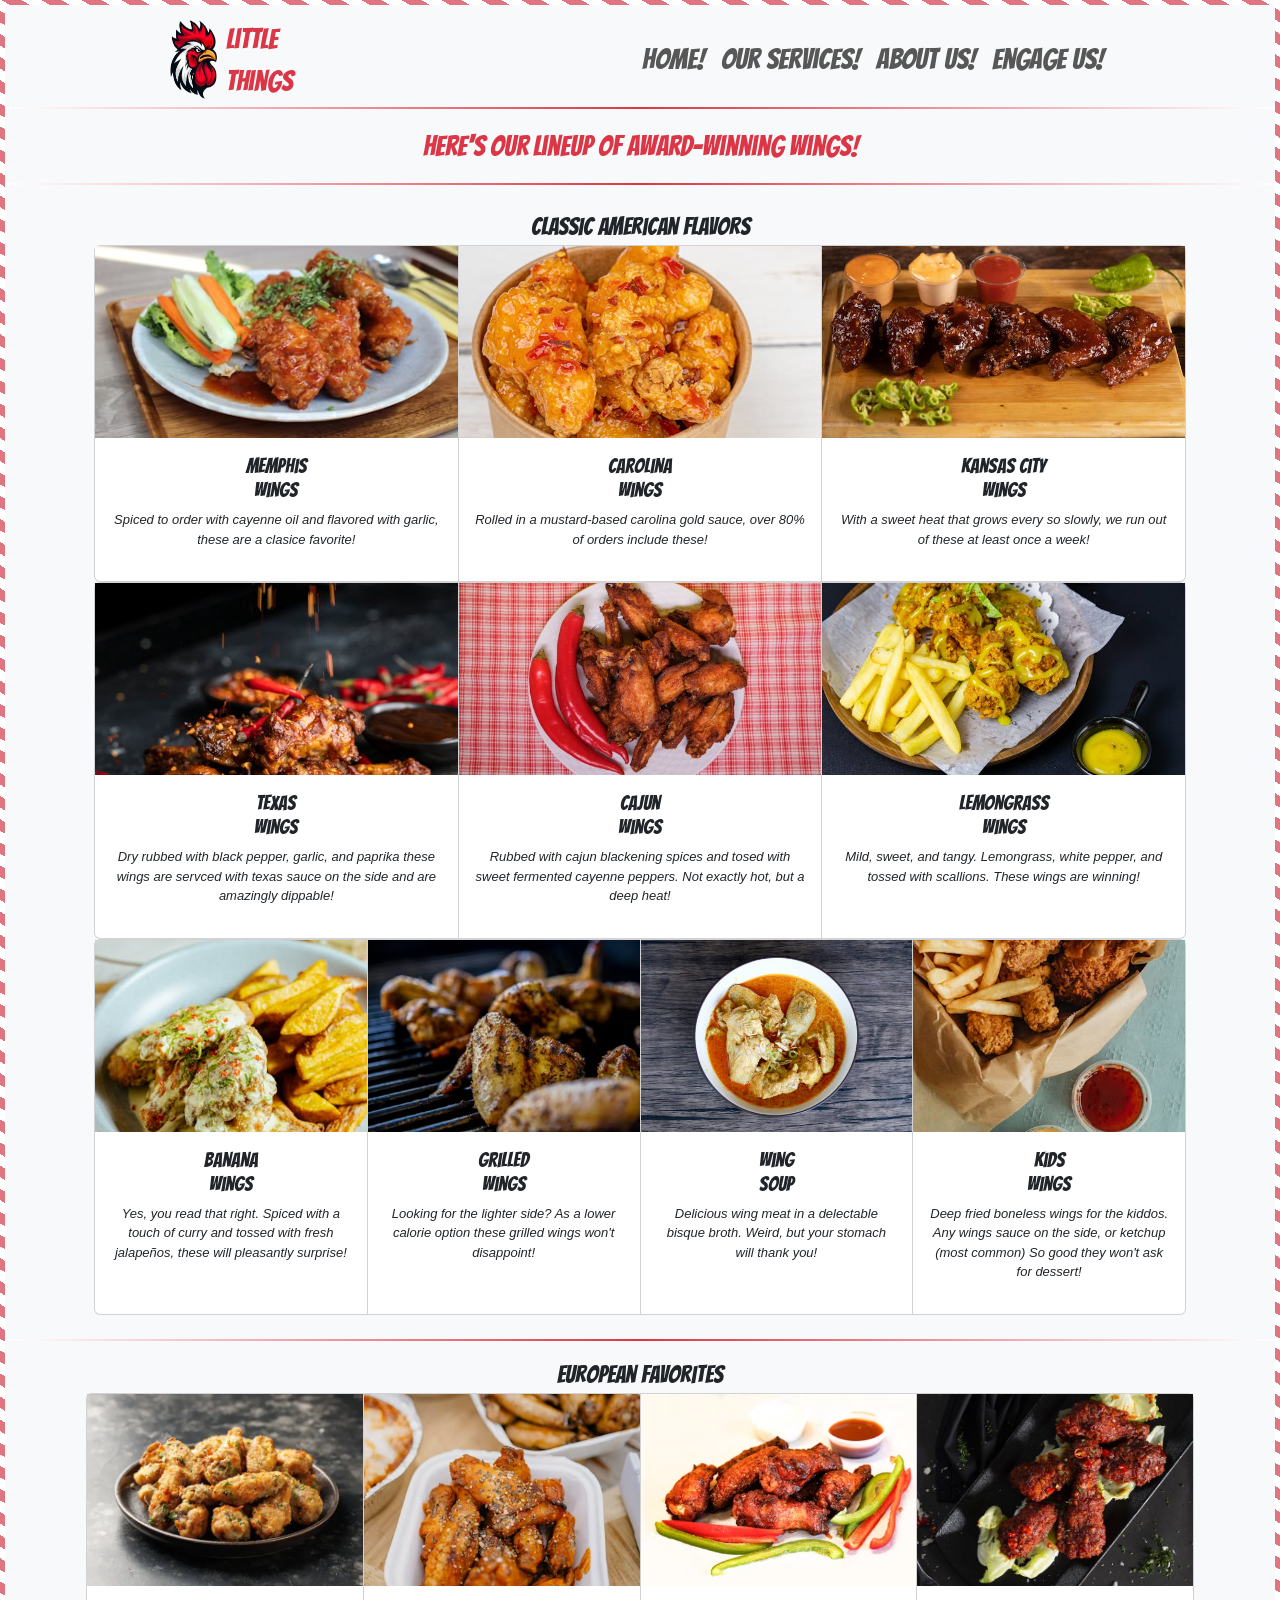
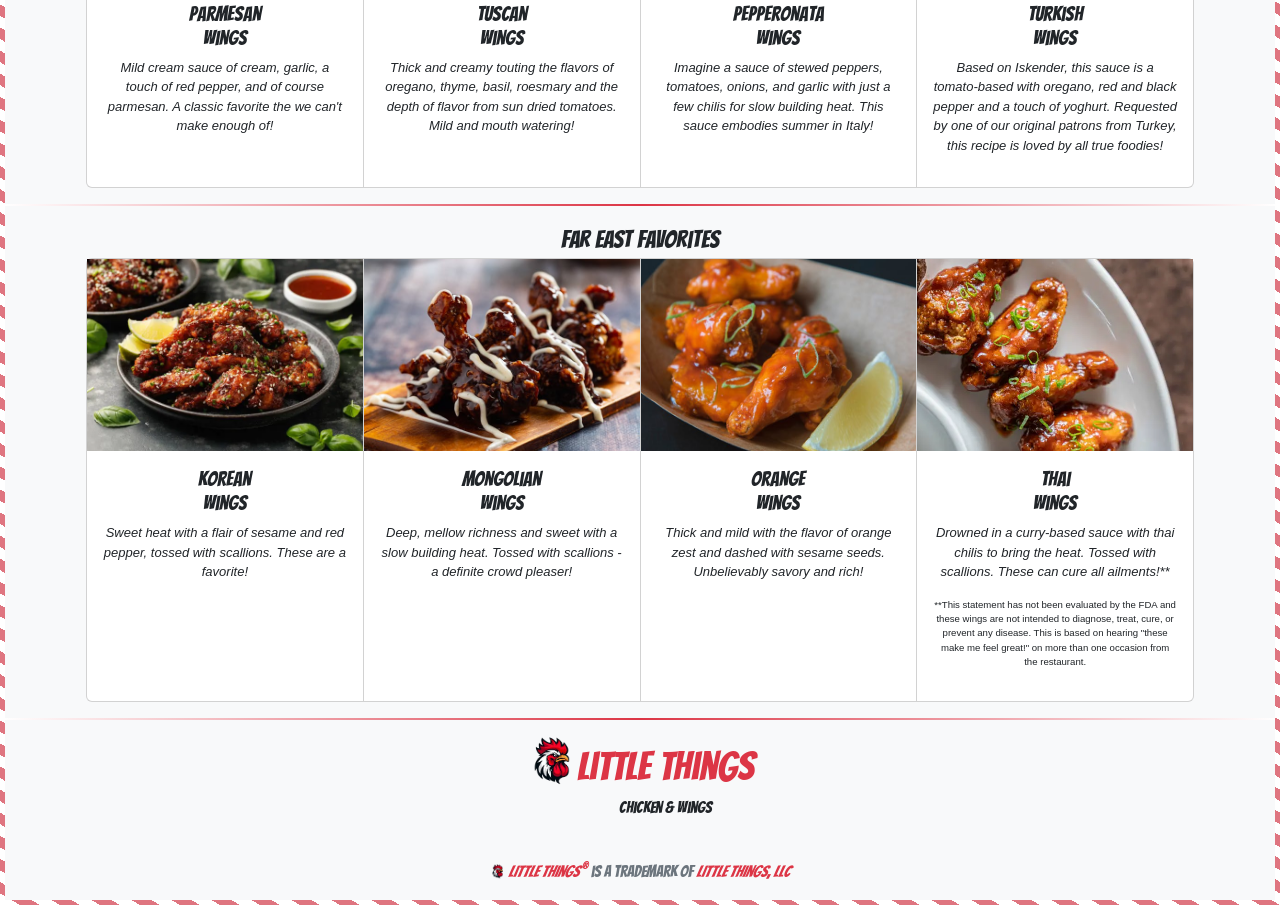
<file: sites/phase1.4_landing_page/menu.html>
<!DOCTYPE html>
<html lang="en">
<head>
    <meta charset="UTF-8">
    <meta name="viewport" content="width=device-width, initial-scale=1.0">
    <link rel="stylesheet" href="https://cdn.jsdelivr.net/npm/bootstrap@5.3.5/dist/css/bootstrap.min.css" integrity="sha384-SgOJa3DmI69IUzQ2PVdRZhwQ+dy64/BUtbMJw1MZ8t5HZApcHrRKUc4W0kG879m7" crossorigin="anonymous">
    <link rel="stylesheet" href="https://cdn.jsdelivr.net/npm/bootstrap-icons@1.11.3/font/bootstrap-icons.min.css">
    <link rel="stylesheet" href="menu.css">

    <link rel="preconnect" href="https://fonts.googleapis.com">
    <link rel="preconnect" href="https://fonts.gstatic.com" crossorigin>
    <link href="https://fonts.googleapis.com/css2?family=Bangers&display=swap" rel="stylesheet">

    <script src="https://cdn.jsdelivr.net/npm/bootstrap@5.3.5/dist/js/bootstrap.bundle.min.js" integrity="sha384-k6d4wzSIapyDyv1kpU366/PK5hCdSbCRGRCMv+eplOQJWyd1fbcAu9OCUj5zNLiq" crossorigin="anonymous"></script>
    <title>Little Things Chicken Wings - Menu</title>
    </head>
    <body>
        <header></header>
        <nav class="navbar sticky-top top-0 start-0 bg-light d-flex justify-content-around">
            <div class="ltbrand navbar-brand d-flex">
                <img src="images/chicken-transparent.png" alt="chicken-transparent" width="50px">
                <span class="text-danger fs-3 ps-2">Little<br>Things</span>
            </div>
            <div class="ltmenu">
                <div class="navbar-nav d-flex flex-row">
                    <a class="navbar-item nav-link m-2" href="index.html#navbar" aria-current="page">home!</a>
                    <a class="navbar-item nav-link m-2" href="index.html#services">our services!</a>
                    <a class="navbar-item nav-link m-2" href="index.html#about">about us!</a>
                    <a class="navbar-item nav-link m-2" href="index.html#social">engage us!</a>
                </div>
            </div>
            <div class="divider text-align-center"></div>
        </nav>
        <main class="bg-light text-center">
            <p class="menu-title pt-2 fs-3 text-danger">here's our lineup of award-winning wings!</p>
            <div class="divider text-align-center"></div>
            <div class="container p-4 fs-4">Classic American Flavors
                <div class="card-group">
                    <div class="card">
                        <img src="images/wings/hot-wings.avif">
                        <div class="card-body">
                            <h5>Memphis<br>Wings</h4>
                            <p class="description">Spiced to order with cayenne oil and flavored with garlic, these are a clasice favorite!</p>
                        </div>
                    </div>
                    <div class="card">
                        <img src="images/wings/carolina-wings.jpeg">
                        <div class="card-body">
                            <h5>Carolina<br>Wings</h4>
                            <p class="description">Rolled in a mustard-based carolina gold sauce, over 80% of orders include these!</p>
                        </div>
                    </div>
                    <div class="card">
                        <img src="images/wings/kansas-city-wings.jpeg">
                        <div class="card-body">
                            <h5>Kansas City<br>Wings</h4>
                            <p class="description">With a sweet heat that grows every so slowly, we run out of these at least once a week!</p>
                        </div>
                    </div>
                </div>
                <div class="card-group">
                    <div class="card">
                        <img src="images/wings/texas-wings.jpeg" height="100px">
                        <div class="card-body">
                            <h5>Texas<br>Wings</h4>
                            <p class="description">Dry rubbed with black pepper, garlic, and paprika these wings are servced with texas sauce on the side and are amazingly dippable!</p>
                        </div>
                    </div>
                    <div class="card">
                        <img src="images/wings/cajun-wings.jpeg" height="100px">
                        <div class="card-body">
                            <h5>Cajun<br>Wings</h4>
                            <p class="description">Rubbed with cajun blackening spices and tosed with sweet fermented cayenne peppers. Not exactly hot, but a deep heat!</p>
                        </div>
                    </div>
                    <div class="card">
                        <img src="images/wings/lemongrass-wings.jpeg" height="100px">
                        <div class="card-body">
                            <h5>Lemongrass<br>Wings</h4>
                            <p class="description">Mild, sweet, and tangy. Lemongrass, white pepper, and tossed with scallions. These wings are winning!</p>
                        </div>
                    </div>
                </div>
                <div class="card-group">
                    <div class="card">
                        <img src="images/wings/banana-wings.jpeg" height="100px">
                        <div class="card-body">
                            <h5>Banana<br>Wings</h4>
                            <p class="description">Yes, you read that right. Spiced with a touch of curry and tossed with fresh jalapeños, these will pleasantly surprise!</p>
                        </div>
                    </div>
                    <div class="card">
                        <img src="images/wings/grilled-wings.avif" height="100px">
                        <div class="card-body">
                            <h5>Grilled<br>Wings</h4>
                            <p class="description">Looking for the lighter side? As a lower calorie option these grilled wings won't disappoint!</p>
                        </div>
                    </div>
                    <div class="card">
                        <img src="images/wings/wing-soup.jpg" height="100px">
                        <div class="card-body">
                            <h5>Wing<br>Soup</h4>
                            <p class="description">Delicious wing meat in a delectable bisque broth. Weird, but your stomach will thank you!</p>
                        </div>
                    </div>
                    <div class="card">
                        <img src="images/wings/wings-and-fries.avif" height="100px">
                        <div class="card-body">
                            <h5>Kids<br>Wings</h4>
                            <p class="description">Deep fried boneless wings for the kiddos. Any wings sauce on the side, or ketchup (most common) So good they won't ask for dessert!</p>
                        </div>
                    </div>
                </div>
            </div>
            <div class="divider text-align-center"></div>
            <div class="container p-3 fs-4">European Favorites
                <div class="card-group">
                    <div class="card">
                        <img src="images/wings/parmesan-wings.webp" height="100px">
                        <div class="card-body">
                            <h5>Parmesan<br>Wings</h4>
                            <p class="description">Mild cream sauce of cream, garlic, a touch of red pepper, and of course parmesan. A classic favorite the we can't make enough of!</p>
                        </div>
                    </div>
                    <div class="card">
                        <img src="images/wings/tuscan-wings.avif" height="100px">
                        <div class="card-body">
                            <h5>Tuscan<br>Wings</h4>
                            <p class="description">Thick and creamy touting the flavors of oregano, thyme, basil, roesmary and the depth of flavor from sun dried tomatoes. Mild and mouth watering!</p>
                        </div>
                    </div>
                    <div class="card">
                        <img src="images/wings/pepperonata.avif" height="100px">
                        <div class="card-body">
                            <h5>Pepperonata<br>Wings</h4>
                            <p class="description">Imagine a sauce of stewed peppers, tomatoes, onions, and garlic with just a few chilis for slow building heat. This sauce embodies summer in Italy!</p>
                        </div>
                    </div>
                    <div class="card">
                        <img src="images/wings/turkish-wings.jpeg" height="100px">
                        <div class="card-body">
                            <h5>Turkish<br>Wings</h4>
                            <p class="description">Based on Iskender, this sauce is a tomato-based with oregano, red and black pepper and a touch of yoghurt. Requested by one of our original patrons from Turkey, this recipe is loved by all true foodies!</p>
                        </div>
                    </div>
                </div>
            </div>
            <div class="divider text-align-center"></div>
            <div class="container p-3 fs-4">Far East Favorites
                <div class="card-group">
                    <div class="card">
                        <img src="images/wings/korean-wings.webp" height="100px">
                        <div class="card-body">
                            <h5>Korean<br>Wings</h4>
                            <p class="description">Sweet heat with a flair of sesame and red pepper, tossed with scallions. These are a favorite!</p>
                        </div>
                    </div>
                    <div class="card">
                        <img src="images/wings/mongolian-wings.jpeg" height="100px">
                        <div class="card-body">
                            <h5>Mongolian<br>Wings</h4>
                            <p class="description">Deep, mellow richness and sweet with a slow building heat. Tossed with scallions - a definite crowd pleaser!</p>
                        </div>
                    </div>
                    <div class="card">
                        <img src="images/wings/orange-wings.jpeg" height="100px">
                        <div class="card-body">
                            <h5>Orange<br>Wings</h4>
                            <p class="description">Thick and mild with the flavor of orange zest and dashed with sesame seeds. Unbelievably savory and rich!</p>
                        </div>
                    </div>
                    <div class="card">
                        <img src="images/wings/thai-wings.webp" height="100px">
                        <div class="card-body">
                            <h5>Thai<br>Wings</h4>
                            <p class="description">Drowned in a curry-based sauce with thai chilis to bring the heat. Tossed with scallions. These can cure all ailments!**</p>
                            <p class="disclaimer">**This statement has not been evaluated by the FDA and these wings are not intended to diagnose, treat, cure, or prevent any disease. This is based on hearing "these make me feel great!" on more than one occasion from the restaurant.</p>
                        </div>
                    </div>
                </div>
            </div>
            <div class="divider text-align-center"></div>
        </main>
        <footer class="footer bg-danger text-light">
            <div class="footer-social bg-light text-danger justify-content-evenly">
                <div class="logo d-flex text-nowrap justify-content-center">
                    <div><img src="images/chicken-transparent.png" class="object-fit-contain mt-3" alt="chickenhead" width="50" height="50"></div>
                    <div class="fs-1 pt-3 text-center">
                        Little Things
                        <span class="fs-6 text-dark"><p>Chicken & Wings</p></span>
                    </div>
                </div>
            </div>
            <div class="footer-trademark bg-light pt-4 pb-3 fs-6 text-secondary text-center text-nowrap">
                <img src="images/chicken-transparent.png" class="object-fit-contain" alt="chickenhead" width="15" height="15">
                <span class="text-danger fst-italic">Little Things</span>
                <sup class="text-danger">&reg;</sup> is a trademark of 
                <span class="text-danger fst-italic">Little Things, LLC</span>
            </div>
        </footer>
    </body>
</html>
</file>
<file: styles.css>
body {
    font-family: 'Segoe UI', Tahoma, Geneva, Verdana, sans-serif;
    display: block;
}
.projects li {
    padding-bottom: 5px;
}
</file>
<file: sites/styles.css>
body {
    font-family: 'Segoe UI', Tahoma, Geneva, Verdana, sans-serif;
    display: block;
}
.projects li {
    padding-bottom: 5px;
}
</file>
<file: sites/2-tribute/styles.css>
html {
    font-family: 'Trebuchet MS', 'Lucida Sans Unicode', 'Lucida Grande', 'Lucida Sans', Arial, sans-serif;
    background-color: rgba(218, 165, 32, 0.514);
}
.intro {
    text-align: center;
    font-size: small;
}
#herta-caption {
    font-size: medium;
    font-style: italic;
    padding: 10px 5%;
}
#herta-img {
    background: white;
    padding: 20px;
    margin: 0;
    max-width: 100%;
}
#herta-img img {
    width: 100%;
    max-width: 80%;
    min-width: 50%;
    display: block;
    height: auto;
    margin: 0 auto;
}
 .timeline h4 {
    text-align: center;
    font-weight: bold;
    margin: 25px;
}
.timeline li {
    margin-left: 5%;
    margin-top: 10px
}
#sausage-img {
    display: block;
    margin: 10px auto;
    max-width: 50%;
    max-height: 25%;
}
#coin-img {
    display: block;
    margin: 10px auto;
    max-width: 50%;
    max-height: 30%;
}
.footer {
    margin-top: 20px;
    padding: 20px;
    background-color: white;
    font-size: small;
    text-align: center;
}
.plaque-img {
    width: 50%;
    height: auto;
}
.footer a {
    font-size: 1.2em;
}
.footer-quote {
    font-style: italic;
}
</file>
<file: sites/3-portfolio/styles.css>
/** Import a reset style sheet to reset different browser defaults */
@import url("reset.css");

/** Establish some general styles for the page */
body {
    font-family: Garamond, serif;
    color: rgb(125, 20, 20);
}
h1 {
    padding-top: 20px;
    font-size: xx-large;
    font-weight: bolder;
}
h2 {
    padding: 20px 0 0 20px;
    font-size: larger;
    font-weight: bold;
}
hr {
    margin: 0;
    padding: 0;
}
header {
    padding: 20px 0px;
    background-color: brown;
}
header h1 {
    color: wheat;
}

/** Create a columnar flexbox top bar with image and name */
.topbar {
    display: flex;
    flex-direction: column;
    align-items: center;
    text-align: center;
    text-transform: uppercase;
}
.topbar img {
    margin-top: 20px;
    width: 150px;
    border-radius: 50%;
}

/** Create a responsive horizontal flexbox nav bar (see media query at bottom) */
.nav {
    position: sticky;
    top: 0px;
    height: 30px;
    background-color: rgb(125, 20, 20);
}
.navflex {
    height: 30px;
    display: flex;
    flex-direction: row;
    justify-content: space-evenly;
    align-items: center;
}
.navflex li {
    text-transform: uppercase;
}
.navflex a {
    color: wheat;
    text-decoration: none;
}
.navflex a:hover {
    color: goldenrod;
    text-decoration: underline;
}

/** Each section has shared formatting*/
.sect {
    margin: 10px;
}
.sect p {
    padding: 5px 20px;
}
.sect li {
    padding: 5px 0;
}
.skill {
    font-weight: bold;
    font-style: italic;
}
.L1 {
    padding: 10px 0 20px 40px;
    list-style: disc;
}
.L2 {
    padding: 0 0 0 30px;
    list-style-type: circle;
}
/** The footer finishes the page*/
footer {
    padding: 10px;
    font-size: large;
    color: wheat;
    background-color: rgb(125, 20, 20);
}
footer blockquote {
    font-weight: bold;
    font-style: italic;
}
footer p {
    padding: 0.5em 10%;
    text-align: right;
}

/** Using a media query allows for responsive design */
@media (max-width: 400px) {
    .nav {
        height: 80px;
    }
    .navflex {
        margin: 7px;
        flex-direction: column;
    }
}
</file>
<file: sites/4-landing-page/index.css>
/** Import a reset style sheet to reset different browser defaults */
@import url("reset.css");

/* General Formatting */
body {
    margin: 5px;
    font-family: 'Lucida Sans', 'Lucida Sans Regular', 'Lucida Grande', 'Lucida Sans Unicode', Geneva, Verdana, sans-serif;
    color: #212529;
    background: repeating-linear-gradient(
        30deg,
        white,
        white 10px,
        #df7580 10px,
        #df7580 20px
    );
    /* border: blue 3px solid; */
}

/* Hero Section */
.hero .neon {
    width: 100%;
    height: 20%;
}
.welcome {
    font-family: Bangers, sans-serif;
}

/* Navbar Section */
.navbar {
    font-family: Bangers, san-serif;
}
.navbar-item {
    font-size: calc(1em + 1vw);
    text-decoration: none;
}
.navbar-item:hover {
    color: #dc3545;
}

/* Main Section */
main {
    font-family: Bangers, san-serif;
}
.services .row, .about .row {
    font-family: 'Segoe UI', Tahoma, Geneva, Verdana, sans-serif;
    width: 90%;
    margin-left: 5%;
}
.row img {
    margin: 10px 0;
    align-self: center;
    width: 300px;
    height: 180px;
}
.disclaimer {
    font-size: x-small;
}
.divider {
    height: 2px;
    width: 100%;
    background: linear-gradient(90deg, white, #dc3545, white);
}

/* Footer Section*/
.footer-text {
    font-family: "Dancing Script";
    position: absolute;
    top: 50%;
    left: 50%;
    transform: translate(-50%, -50%);
}
.footer-social {
    display: flex;
}
.footer-social, .footer-trademark {
    font-family: Bangers, san-serif;
}
.social-buttons a {
    color: #dc3545;
}
.social-buttons a:hover {
    color: goldenrod;
}

/** Using media queries allows for responsive design */
@media (max-width: 500px) {
    .footer-social {
        display: block;
    }
}
</file>
<file: sites/1-bio/bio.css>
body {
    font-family: 'Segoe UI', Tahoma, Geneva, Verdana, sans-serif;
    line-height: 1.6em;
    padding: 20px;
    background-color: rgb(250,245,225);
}
h1 {
    margin-top: 10px;
}
.bio, .projects {
    margin-bottom: 20px;
}
.intro {
    text-align: center;
    margin-bottom: 20px;
}
.social {
    font-weight: bold;
}
.social ul {
    font-size: 0.8em;
    font-weight: normal;
    margin-top: 5px;
}
.profile-img {
    width: 150px;
    height: auto;
    border-radius: 50%;
}
.project {
    font-weight: bold;
}
.projects li {
    margin: 10px 0;
}
a {
    color: #333;
    text-decoration: none;
}
a:hover {
    color: blue;
    text-decoration: underline;
}
</file>
<file: sites/4-landing-page/menu.css>
body {
    margin: 5px;
    font-family: Bangers, sans-serif;
    color: #212529;
    background: repeating-linear-gradient(
        30deg,
        white,
        white 10px,
        #df7580 10px,
        #df7580 20px
    );
    /* border: blue 3px solid; */
}

.divider {
    height: 2px;
    width: 100%;
    background: linear-gradient(90deg, white, #dc3545, white);
}

.navbar {
    font-family: Bangers, san-serif;
}
.navbar-item {
    font-size: calc(1em + 1vw);
    text-decoration: none;
}
.navbar-item:hover {
    color: #dc3545;
}

.description {
    font-family: 'Segoe UI', Tahoma, Geneva, Verdana, sans-serif;
    font-size: small;
    font-style: italic;
}

.disclaimer {
    font-family: 'Segoe UI', Tahoma, Geneva, Verdana, sans-serif;
    font-size: 0.4em;
}

.card img {
    width: 100%;
    height: 15vw;
    object-fit: cover;
}
</file>
<file: sites/phase1.4_landing_page/menu.css>
body {
    margin: 5px;
    font-family: Bangers, sans-serif;
    color: #212529;
    background: repeating-linear-gradient(
        30deg,
        white,
        white 10px,
        #df7580 10px,
        #df7580 20px
    );
    /* border: blue 3px solid; */
}

.divider {
    height: 2px;
    width: 100%;
    background: linear-gradient(90deg, white, #dc3545, white);
}

.navbar {
    font-family: Bangers, san-serif;
}
.navbar-item {
    font-size: calc(1em + 1vw);
    text-decoration: none;
}
.navbar-item:hover {
    color: #dc3545;
}

.description {
    font-family: 'Segoe UI', Tahoma, Geneva, Verdana, sans-serif;
    font-size: small;
    font-style: italic;
}

.disclaimer {
    font-family: 'Segoe UI', Tahoma, Geneva, Verdana, sans-serif;
    font-size: 0.4em;
}

.card img {
    width: 100%;
    height: 15vw;
    object-fit: cover;
}
</file>
